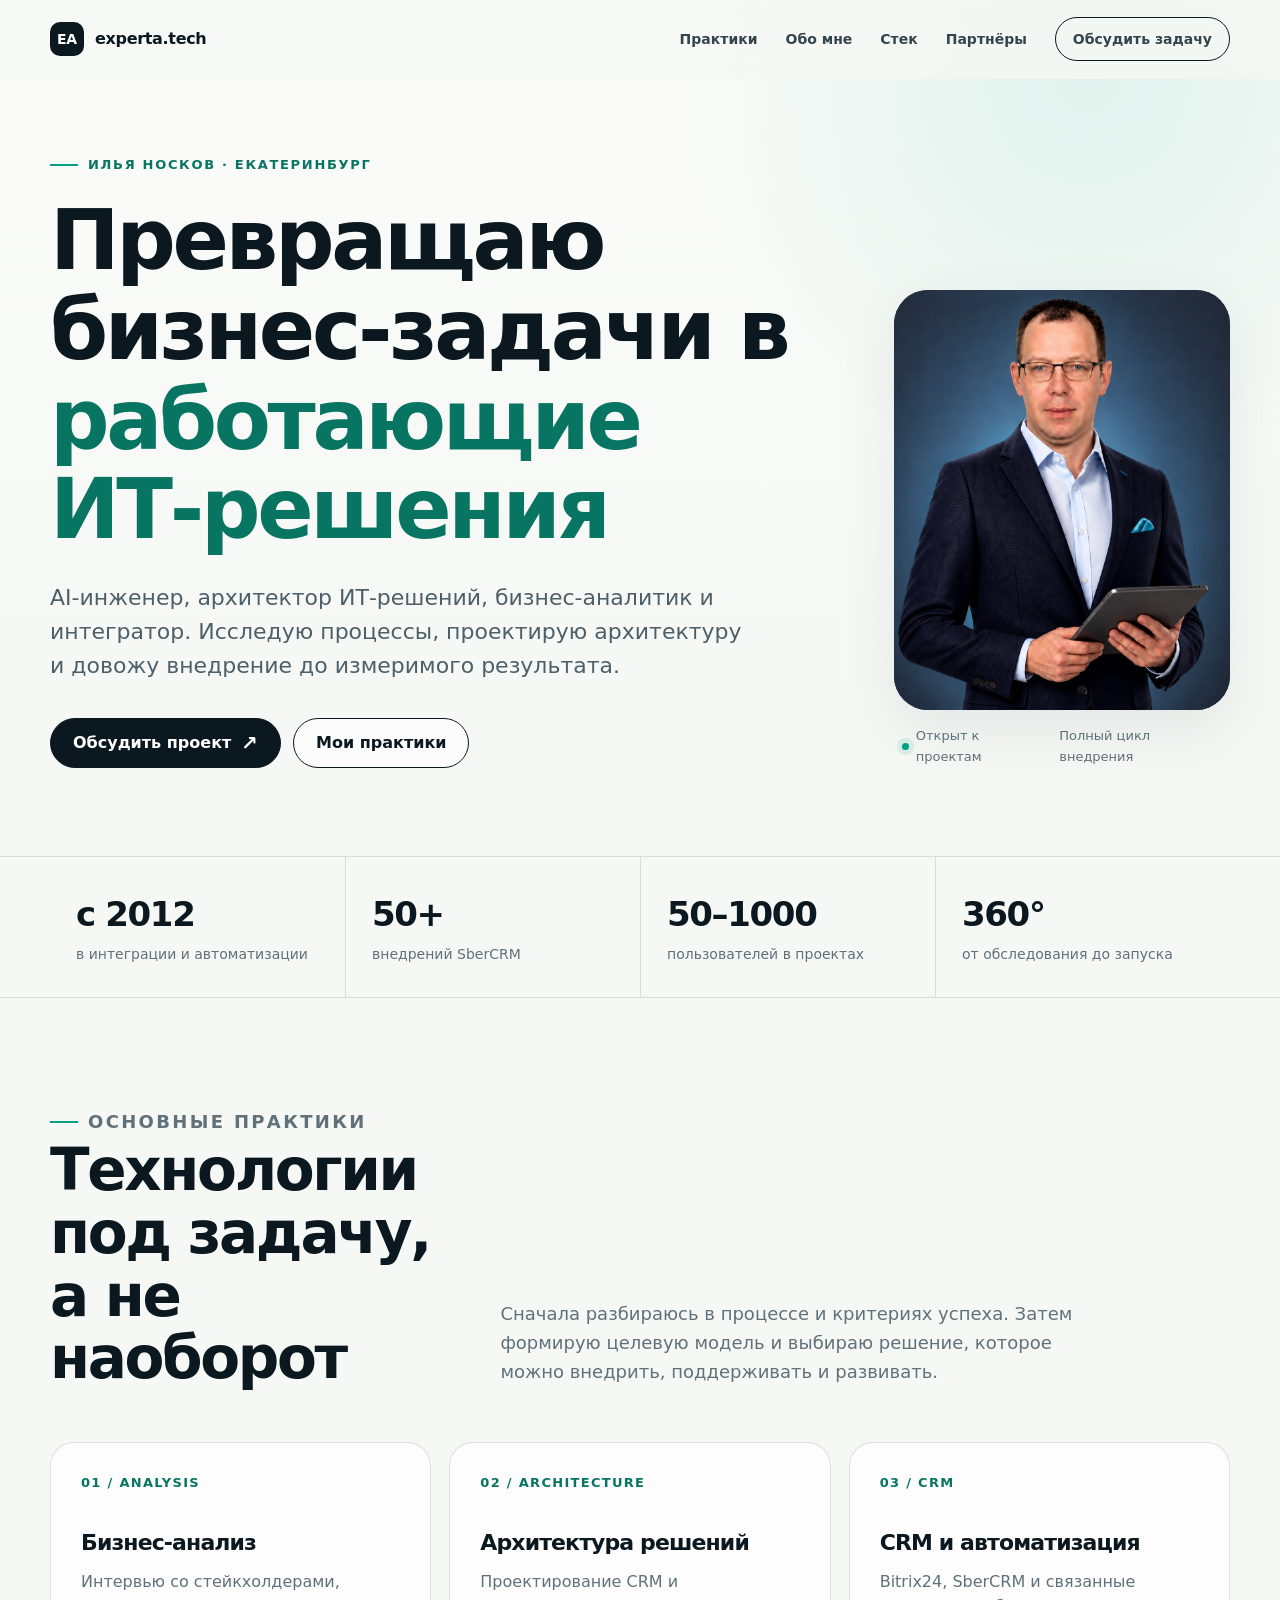
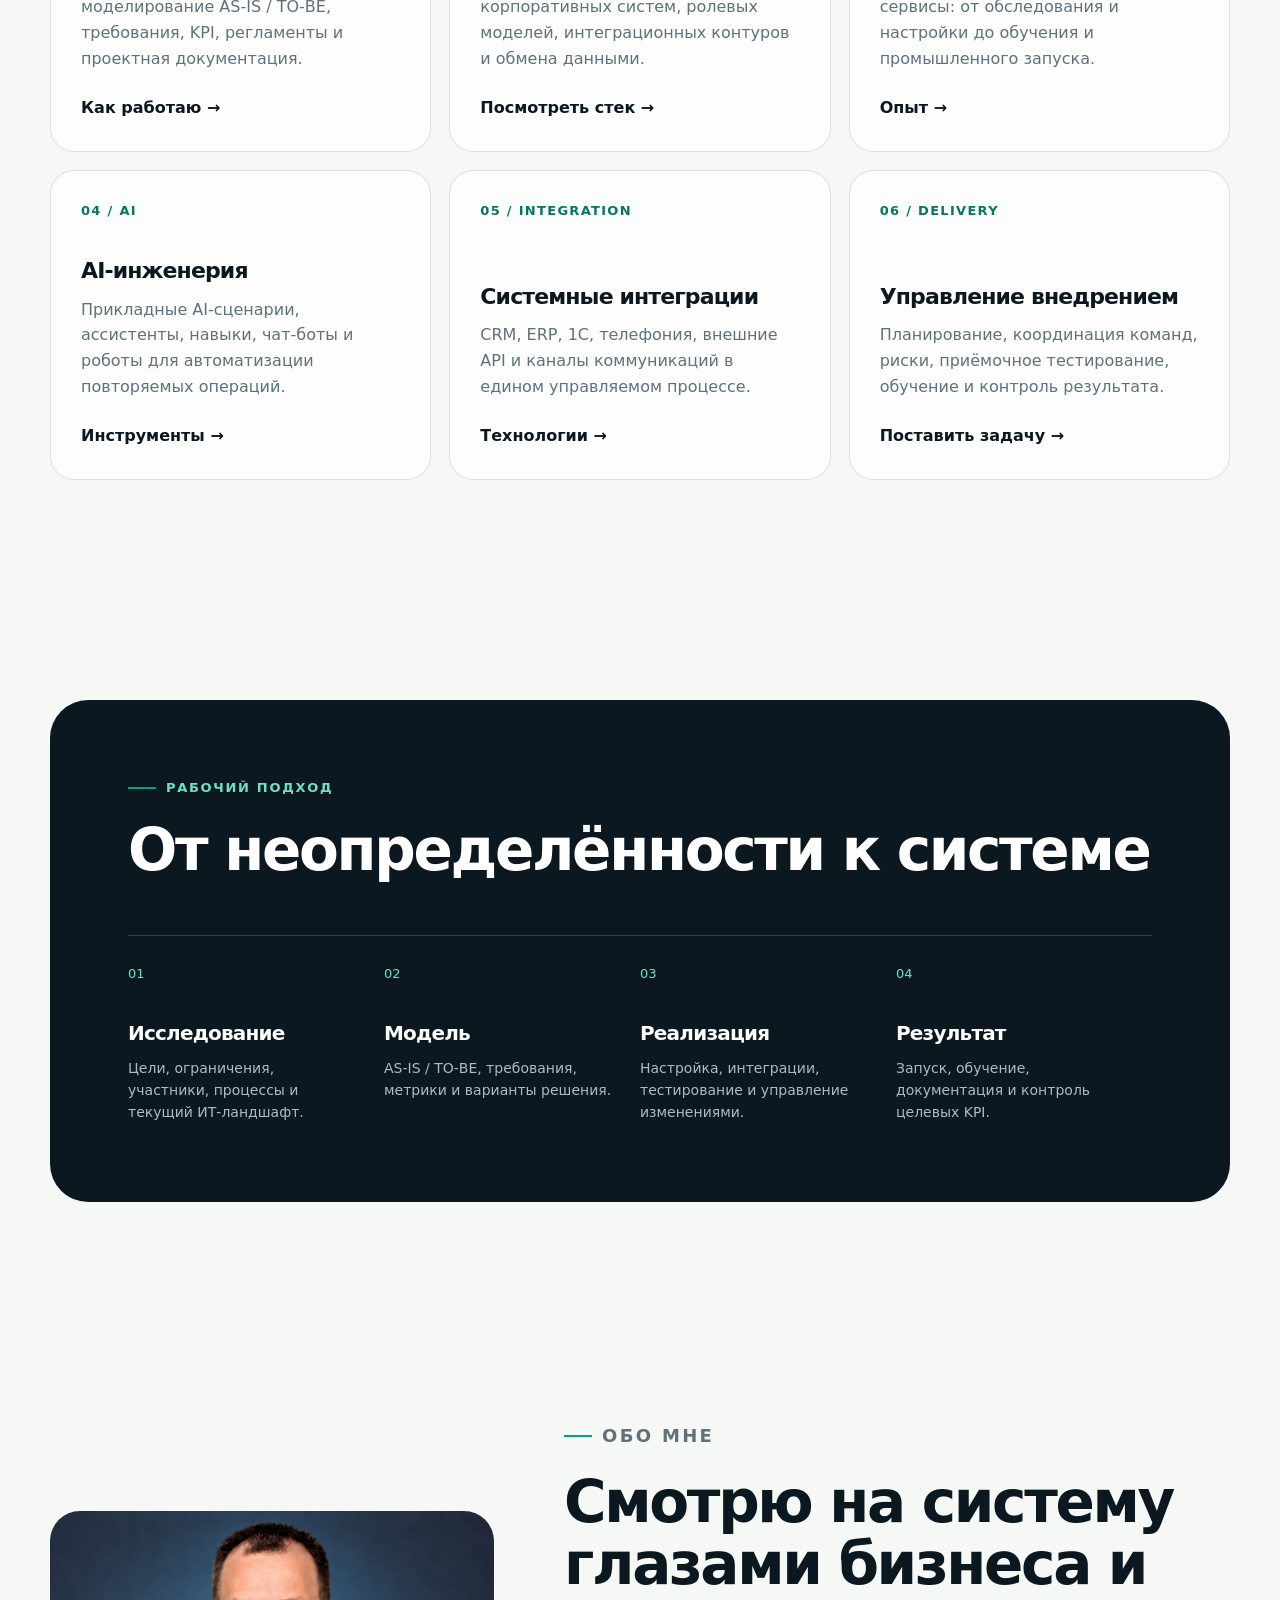
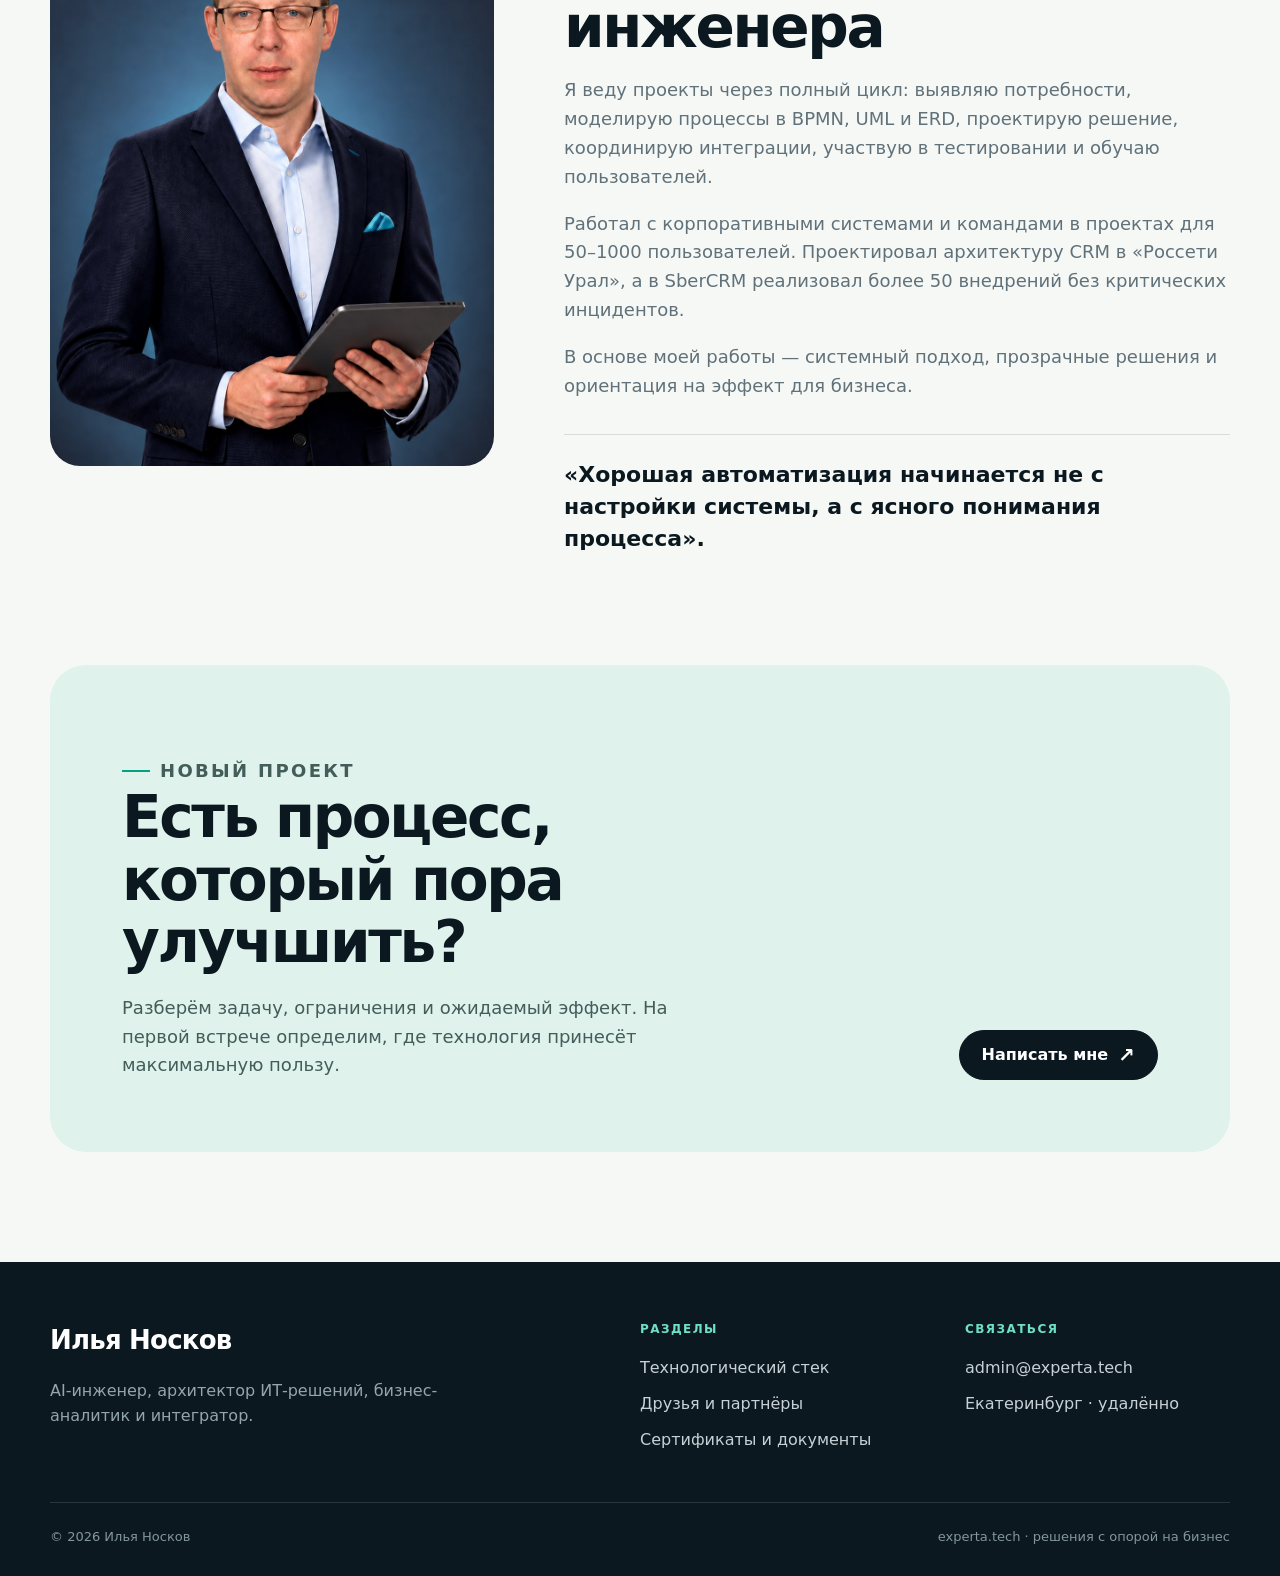
<file: index.html>
<!doctype html>
<html lang="ru">
<head>
  <meta charset="utf-8">
  <meta name="viewport" content="width=device-width, initial-scale=1">
  <title>Илья Носков — AI-инженер и архитектор ИТ-решений</title>
  <meta name="description" content="Анализ бизнес-процессов, архитектура и внедрение CRM, AI-автоматизация и системные интеграции. Илья Носков — практический опыт корпоративных проектов.">
  <meta name="theme-color" content="#0b1820">
  <meta property="og:title" content="Илья Носков — AI-инженер и архитектор ИТ-решений">
  <meta property="og:description" content="От бизнес-задачи до работающей системы: анализ, архитектура, интеграция и внедрение.">
  <meta property="og:type" content="website">
  <meta property="og:url" content="https://experta.tech/">
  <meta property="og:image" content="https://experta.tech/assets/images/ilya-noskov-blue-eyes-v3.jpg">
  <link rel="canonical" href="https://experta.tech/">
  <link rel="icon" href="assets/icons/favicon.svg" type="image/svg+xml">
  <link rel="stylesheet" href="assets/styles.css">
  <script src="assets/app.js" defer></script>
  <script type="application/ld+json">
  {"@context":"https://schema.org","@type":"Person","name":"Илья Носков","url":"https://experta.tech/","jobTitle":"AI-инженер, архитектор ИТ-решений, бизнес-аналитик","knowsAbout":["Искусственный интеллект","Архитектура ИТ-решений","Бизнес-анализ","CRM","Интеграции","BPMN"]}
  </script>
</head>
<body>
  <a class="skip-link" href="#main">К содержанию</a>
  <header class="site-header">
    <nav class="nav container" aria-label="Основная навигация">
      <a class="brand" href="index.html"><span class="brand-mark">EA</span><span>experta.tech</span></a>
      <button class="menu-toggle" type="button" aria-label="Открыть меню" aria-expanded="false">☰</button>
      <div class="nav-links">
        <a href="#practices">Практики</a><a href="#about">Обо мне</a><a href="stack.html">Стек</a><a href="partners.html">Партнёры</a><a class="nav-cta" href="#contact">Обсудить задачу</a>
      </div>
    </nav>
  </header>

  <main id="main">
    <section class="hero">
      <div class="container hero-grid">
        <div class="hero-copy reveal">
          <p class="eyebrow">Илья Носков · Екатеринбург</p>
          <h1>Превращаю бизнес-задачи в <span class="accent">работающие ИТ‑решения</span></h1>
          <p class="lede">AI-инженер, архитектор ИТ-решений, бизнес-аналитик и интегратор. Исследую процессы, проектирую архитектуру и довожу внедрение до измеримого результата.</p>
          <div class="button-row"><a class="button button-primary" href="#contact">Обсудить проект <span class="arrow">↗</span></a><a class="button button-secondary" href="#practices">Мои практики</a></div>
        </div>
        <aside class="hero-aside reveal">
          <div class="portrait-wrap"><img src="assets/images/ilya-noskov-blue-eyes-v3.jpg" width="1254" height="1254" alt="Илья Носков, AI-инженер и архитектор ИТ-решений"></div>
          <div class="portrait-caption"><span class="status">Открыт к проектам</span><span>Полный цикл внедрения</span></div>
        </aside>
      </div>
    </section>

    <section class="facts" aria-label="Опыт в цифрах">
      <div class="container facts-grid">
        <div class="fact"><strong>с 2012</strong><span>в интеграции и автоматизации</span></div>
        <div class="fact"><strong>50+</strong><span>внедрений SberCRM</span></div>
        <div class="fact"><strong>50–1000</strong><span>пользователей в проектах</span></div>
        <div class="fact"><strong>360°</strong><span>от обследования до запуска</span></div>
      </div>
    </section>

    <section class="section" id="practices">
      <div class="container">
        <div class="section-head reveal"><div><p class="eyebrow">Основные практики</p><h2>Технологии под задачу, а не наоборот</h2></div><p>Сначала разбираюсь в процессе и критериях успеха. Затем формирую целевую модель и выбираю решение, которое можно внедрить, поддерживать и развивать.</p></div>
        <div class="cards">
          <article class="card reveal"><span class="card-index">01 / ANALYSIS</span><h3>Бизнес-анализ</h3><p>Интервью со стейкхолдерами, моделирование AS‑IS / TO‑BE, требования, KPI, регламенты и проектная документация.</p><a class="card-link" href="#process">Как работаю →</a></article>
          <article class="card reveal"><span class="card-index">02 / ARCHITECTURE</span><h3>Архитектура решений</h3><p>Проектирование CRM и корпоративных систем, ролевых моделей, интеграционных контуров и обмена данными.</p><a class="card-link" href="stack.html">Посмотреть стек →</a></article>
          <article class="card reveal"><span class="card-index">03 / CRM</span><h3>CRM и автоматизация</h3><p>Bitrix24, SberCRM и связанные сервисы: от обследования и настройки до обучения и промышленного запуска.</p><a class="card-link" href="#about">Опыт →</a></article>
          <article class="card reveal"><span class="card-index">04 / AI</span><h3>AI-инженерия</h3><p>Прикладные AI-сценарии, ассистенты, навыки, чат-боты и роботы для автоматизации повторяемых операций.</p><a class="card-link" href="stack.html">Инструменты →</a></article>
          <article class="card reveal"><span class="card-index">05 / INTEGRATION</span><h3>Системные интеграции</h3><p>CRM, ERP, 1С, телефония, внешние API и каналы коммуникаций в едином управляемом процессе.</p><a class="card-link" href="stack.html">Технологии →</a></article>
          <article class="card reveal"><span class="card-index">06 / DELIVERY</span><h3>Управление внедрением</h3><p>Планирование, координация команд, риски, приёмочное тестирование, обучение и контроль результата.</p><a class="card-link" href="#contact">Поставить задачу →</a></article>
        </div>
      </div>
    </section>

    <section class="section container" id="process">
      <div class="process reveal"><div class="process-inner"><p class="eyebrow">Рабочий подход</p><h2>От неопределённости к системе</h2><div class="steps">
        <div class="step"><span class="step-num">01</span><h3>Исследование</h3><p>Цели, ограничения, участники, процессы и текущий ИТ-ландшафт.</p></div>
        <div class="step"><span class="step-num">02</span><h3>Модель</h3><p>AS‑IS / TO‑BE, требования, метрики и варианты решения.</p></div>
        <div class="step"><span class="step-num">03</span><h3>Реализация</h3><p>Настройка, интеграции, тестирование и управление изменениями.</p></div>
        <div class="step"><span class="step-num">04</span><h3>Результат</h3><p>Запуск, обучение, документация и контроль целевых KPI.</p></div>
      </div></div></div>
    </section>

    <section class="section" id="about">
      <div class="container about-grid">
        <div class="about-photo reveal"><img src="assets/images/ilya-noskov-blue-eyes-v3.jpg" width="1254" height="1254" loading="lazy" alt="Портрет Ильи Носкова"></div>
        <div class="about-copy reveal"><p class="eyebrow">Обо мне</p><h2>Смотрю на систему глазами бизнеса и инженера</h2><p>Я веду проекты через полный цикл: выявляю потребности, моделирую процессы в BPMN, UML и ERD, проектирую решение, координирую интеграции, участвую в тестировании и обучаю пользователей.</p><p>Работал с корпоративными системами и командами в проектах для 50–1000 пользователей. Проектировал архитектуру CRM в «Россети Урал», а в SberCRM реализовал более 50 внедрений без критических инцидентов.</p><p>В основе моей работы — системный подход, прозрачные решения и ориентация на эффект для бизнеса.</p><p class="quote">«Хорошая автоматизация начинается не с настройки системы, а с ясного понимания процесса».</p></div>
      </div>
    </section>

    <section class="container" id="contact">
      <div class="cta reveal"><div class="cta-grid"><div><p class="eyebrow">Новый проект</p><h2>Есть процесс, который пора улучшить?</h2><p>Разберём задачу, ограничения и ожидаемый эффект. На первой встрече определим, где технология принесёт максимальную пользу.</p></div><div class="button-row"><a class="button button-primary" href="mailto:admin@experta.tech">Написать мне <span class="arrow">↗</span></a></div></div></div>
    </section>
  </main>

  <footer class="site-footer"><div class="container"><div class="footer-grid"><div><div class="footer-brand">Илья Носков</div><p class="footer-copy">AI-инженер, архитектор ИТ-решений, бизнес-аналитик и интегратор.</p></div><div><div class="footer-title">Разделы</div><div class="footer-links"><a href="stack.html">Технологический стек</a><a href="partners.html">Друзья и партнёры</a><a href="certificates.html">Сертификаты и документы</a></div></div><div><div class="footer-title">Связаться</div><div class="footer-links"><a href="mailto:admin@experta.tech">admin@experta.tech</a><span>Екатеринбург · удалённо</span></div></div></div><div class="footer-bottom"><span>© <span data-year></span> Илья Носков</span><span>experta.tech · решения с опорой на бизнес</span></div></div></footer>
</body>
</html>
</file>
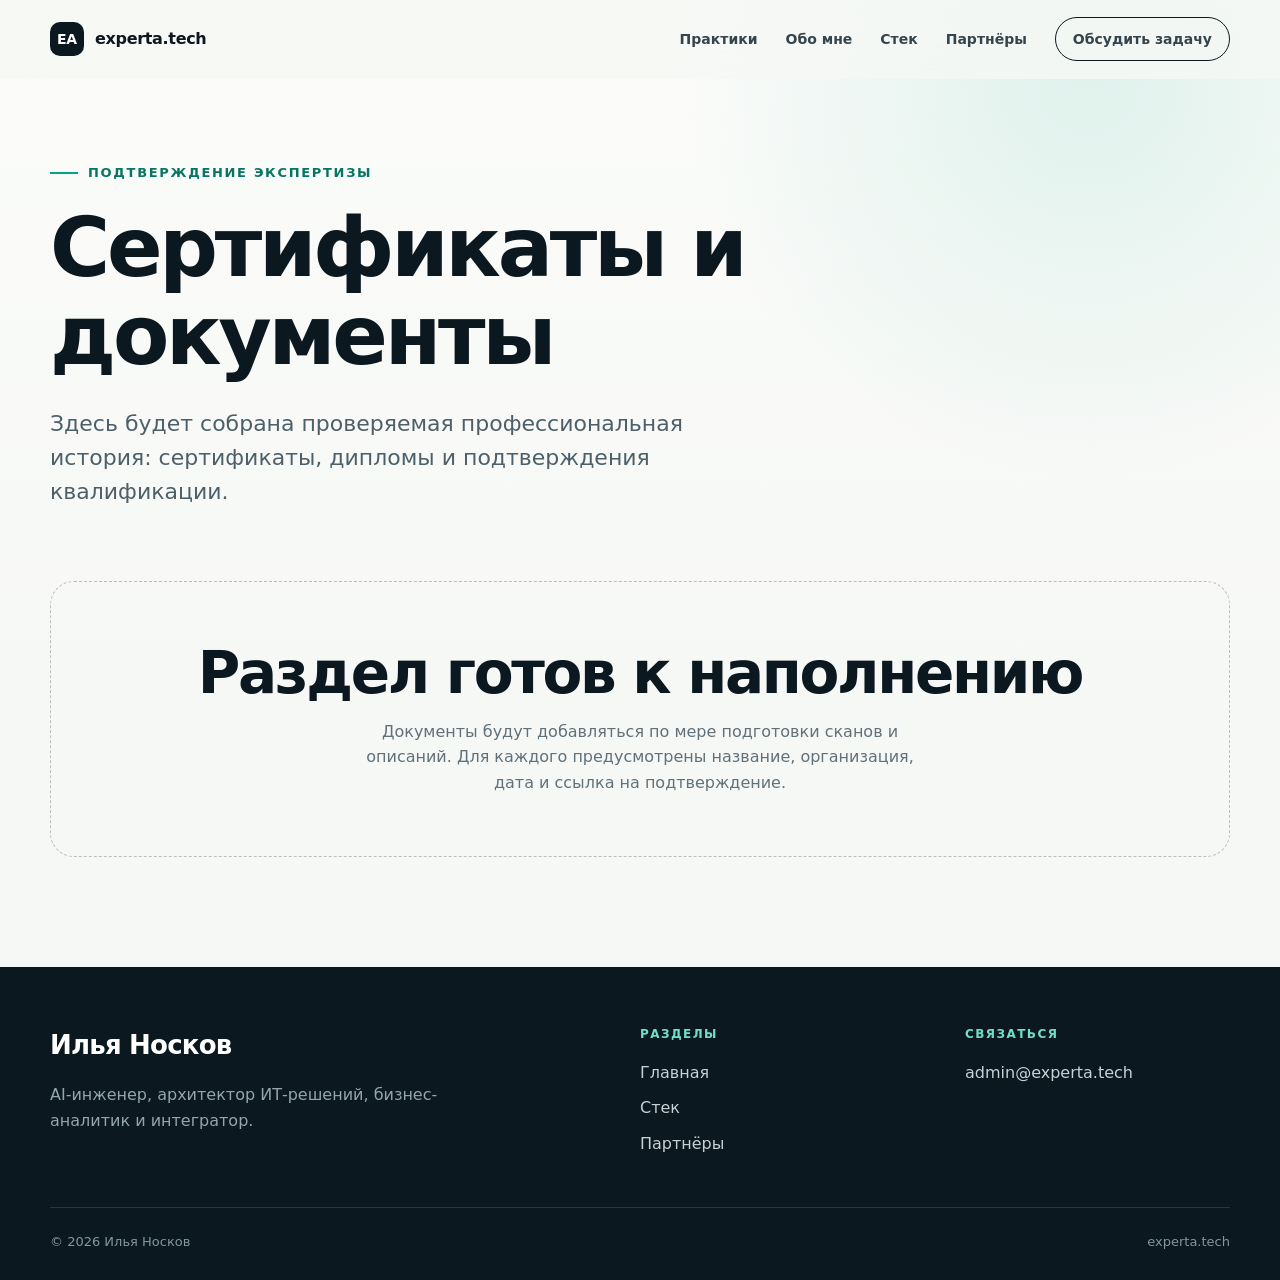
<file: certificates.html>
<!doctype html><html lang="ru"><head><meta charset="utf-8"><meta name="viewport" content="width=device-width,initial-scale=1"><title>Сертификаты и документы — Илья Носков</title><meta name="description" content="Сертификаты, подтверждения квалификации и профессиональные документы Ильи Носкова."><link rel="canonical" href="https://experta.tech/certificates.html"><link rel="icon" href="assets/icons/favicon.svg"><link rel="stylesheet" href="assets/styles.css"><script src="assets/app.js" defer></script></head><body>
<a class="skip-link" href="#main">К содержанию</a><header class="site-header"><nav class="nav container"><a class="brand" href="index.html"><span class="brand-mark">EA</span><span>experta.tech</span></a><button class="menu-toggle" type="button" aria-label="Открыть меню" aria-expanded="false">☰</button><div class="nav-links"><a href="index.html#practices">Практики</a><a href="index.html#about">Обо мне</a><a href="stack.html">Стек</a><a href="partners.html">Партнёры</a><a class="nav-cta" href="index.html#contact">Обсудить задачу</a></div></nav></header>
<main id="main"><section class="page-hero"><div class="container reveal"><p class="eyebrow">Подтверждение экспертизы</p><h1>Сертификаты и документы</h1><p class="lede">Здесь будет собрана проверяемая профессиональная история: сертификаты, дипломы и подтверждения квалификации.</p></div></section><section class="container"><div class="empty-state reveal"><h2>Раздел готов к наполнению</h2><p>Документы будут добавляться по мере подготовки сканов и описаний. Для каждого предусмотрены название, организация, дата и ссылка на подтверждение.</p></div></section></main>
<footer class="site-footer"><div class="container"><div class="footer-grid"><div><div class="footer-brand">Илья Носков</div><p class="footer-copy">AI-инженер, архитектор ИТ-решений, бизнес-аналитик и интегратор.</p></div><div><div class="footer-title">Разделы</div><div class="footer-links"><a href="index.html">Главная</a><a href="stack.html">Стек</a><a href="partners.html">Партнёры</a></div></div><div><div class="footer-title">Связаться</div><div class="footer-links"><a href="mailto:admin@experta.tech">admin@experta.tech</a></div></div></div><div class="footer-bottom"><span>© <span data-year></span> Илья Носков</span><span>experta.tech</span></div></div></footer></body></html>
</file>
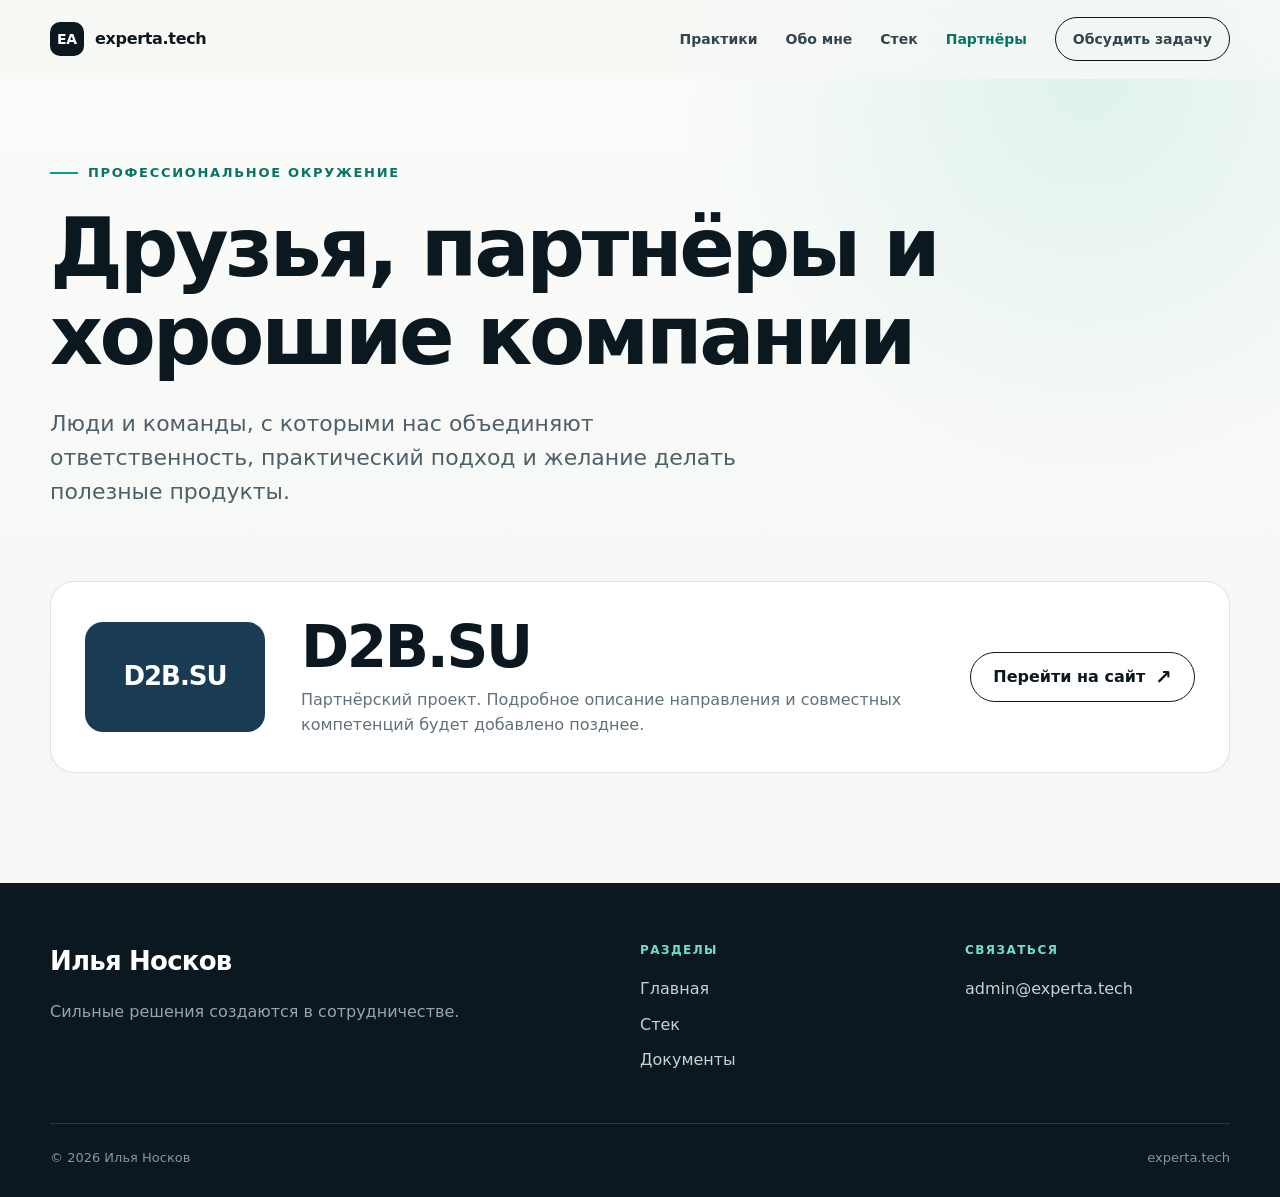
<file: partners.html>
<!doctype html><html lang="ru"><head><meta charset="utf-8"><meta name="viewport" content="width=device-width,initial-scale=1"><title>Друзья и партнёры — Илья Носков</title><meta name="description" content="Партнёры и компании, с которыми Илья Носков разделяет профессиональные ценности."><link rel="canonical" href="https://experta.tech/partners.html"><link rel="icon" href="assets/icons/favicon.svg"><link rel="stylesheet" href="assets/styles.css"><script src="assets/app.js" defer></script></head><body>
<a class="skip-link" href="#main">К содержанию</a><header class="site-header"><nav class="nav container"><a class="brand" href="index.html"><span class="brand-mark">EA</span><span>experta.tech</span></a><button class="menu-toggle" type="button" aria-label="Открыть меню" aria-expanded="false">☰</button><div class="nav-links"><a href="index.html#practices">Практики</a><a href="index.html#about">Обо мне</a><a href="stack.html">Стек</a><a href="partners.html" aria-current="page">Партнёры</a><a class="nav-cta" href="index.html#contact">Обсудить задачу</a></div></nav></header>
<main id="main"><section class="page-hero"><div class="container reveal"><p class="eyebrow">Профессиональное окружение</p><h1>Друзья, партнёры и хорошие компании</h1><p class="lede">Люди и команды, с которыми нас объединяют ответственность, практический подход и желание делать полезные продукты.</p></div></section><section class="container"><article class="partner-card reveal"><div class="partner-logo">D2B.SU</div><div><h2>D2B.SU</h2><p>Партнёрский проект. Подробное описание направления и совместных компетенций будет добавлено позднее.</p></div><a class="button button-secondary" href="https://d2b.su/" target="_blank" rel="noopener">Перейти на сайт <span class="arrow">↗</span></a></article></section></main>
<footer class="site-footer"><div class="container"><div class="footer-grid"><div><div class="footer-brand">Илья Носков</div><p class="footer-copy">Сильные решения создаются в сотрудничестве.</p></div><div><div class="footer-title">Разделы</div><div class="footer-links"><a href="index.html">Главная</a><a href="stack.html">Стек</a><a href="certificates.html">Документы</a></div></div><div><div class="footer-title">Связаться</div><div class="footer-links"><a href="mailto:admin@experta.tech">admin@experta.tech</a></div></div></div><div class="footer-bottom"><span>© <span data-year></span> Илья Носков</span><span>experta.tech</span></div></div></footer></body></html>
</file>
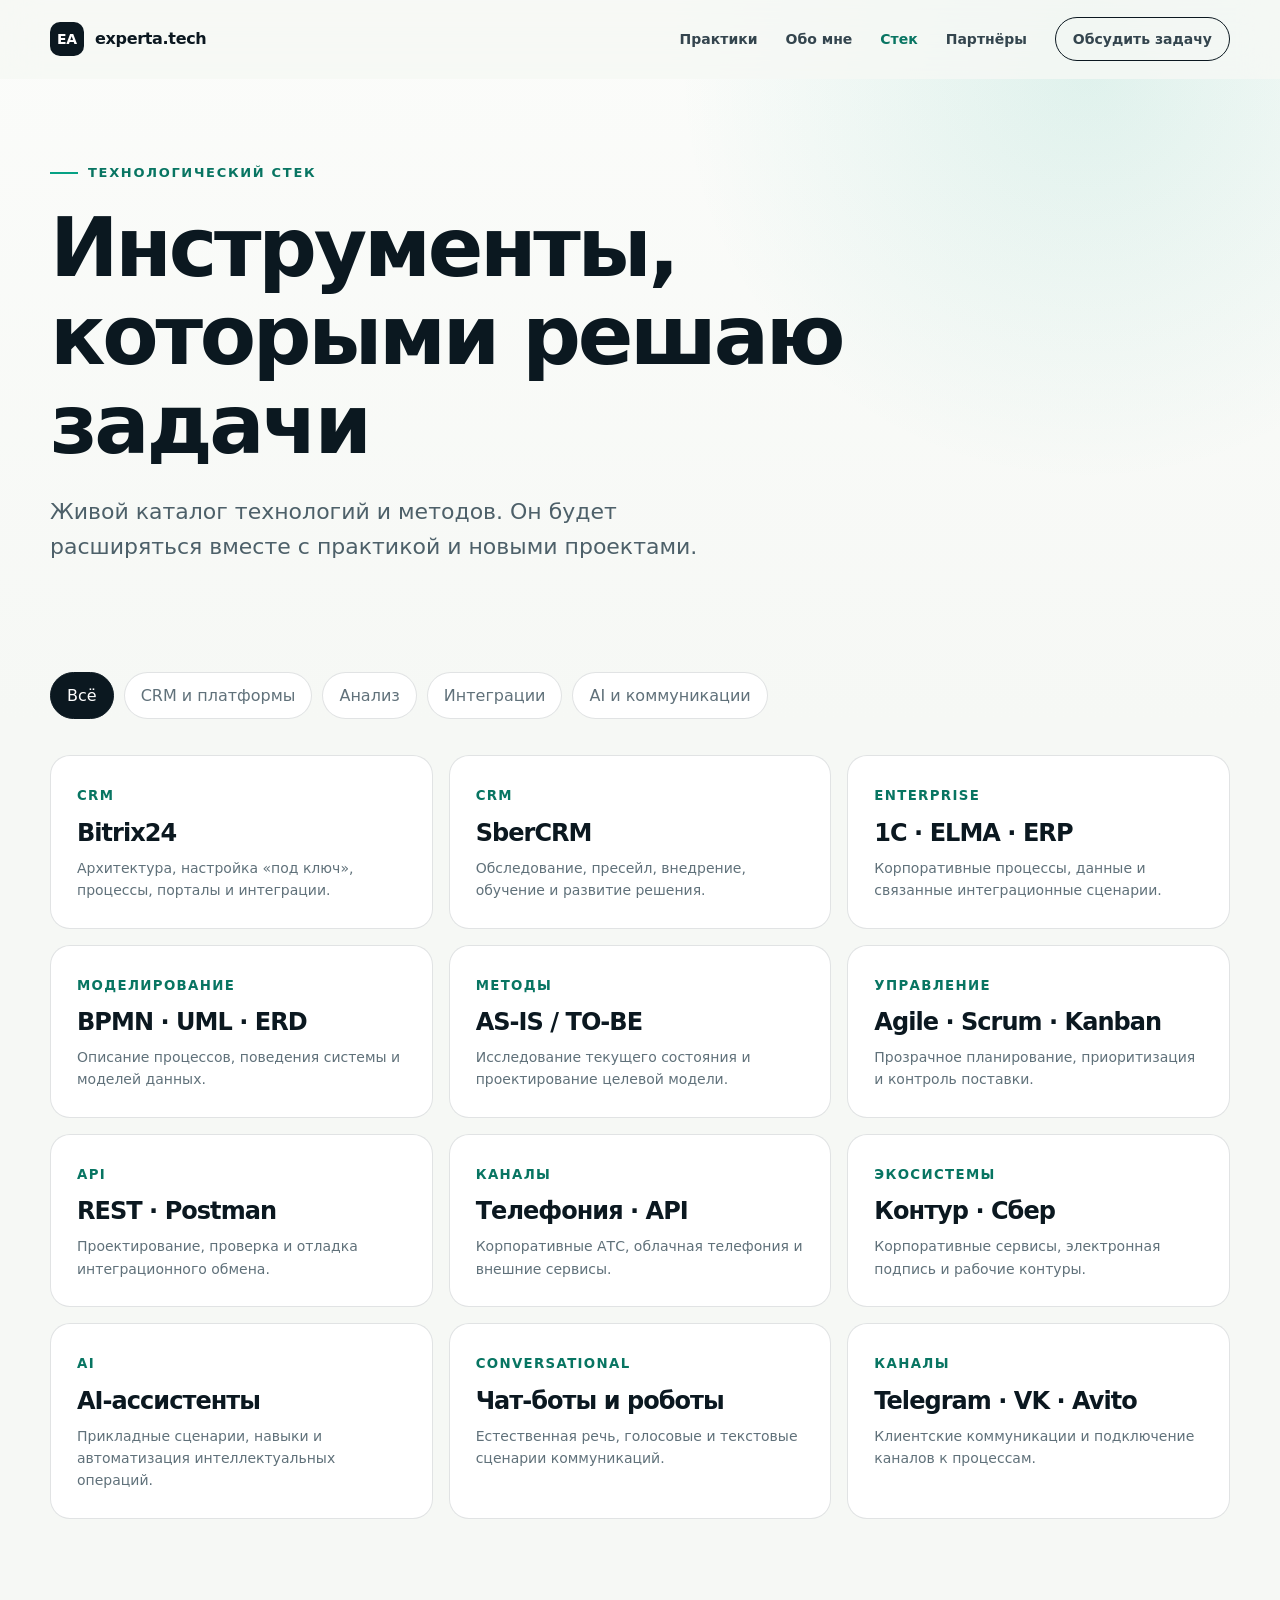
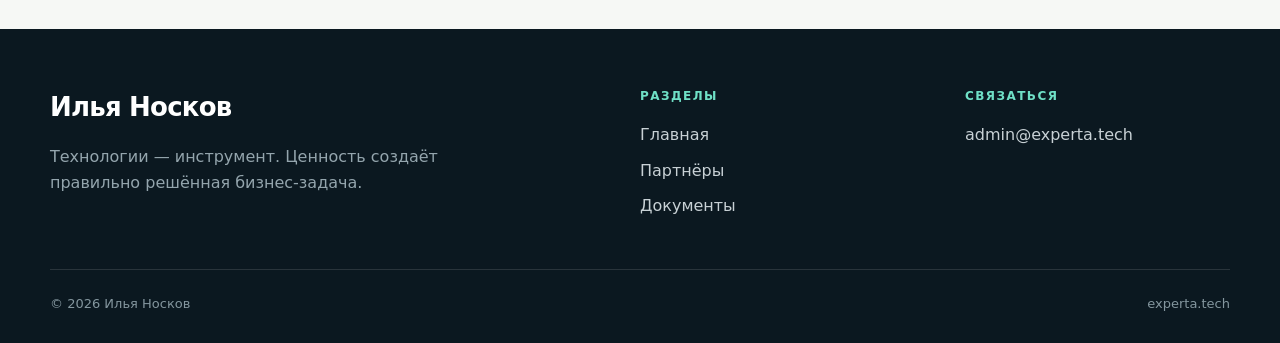
<file: stack.html>
<!doctype html><html lang="ru"><head><meta charset="utf-8"><meta name="viewport" content="width=device-width,initial-scale=1"><title>Технологический стек — Илья Носков</title><meta name="description" content="Инструменты и платформы Ильи Носкова: CRM, моделирование, интеграции, AI и управление внедрением."><link rel="canonical" href="https://experta.tech/stack.html"><link rel="icon" href="assets/icons/favicon.svg"><link rel="stylesheet" href="assets/styles.css"><script src="assets/app.js" defer></script></head><body>
<a class="skip-link" href="#main">К содержанию</a><header class="site-header"><nav class="nav container"><a class="brand" href="index.html"><span class="brand-mark">EA</span><span>experta.tech</span></a><button class="menu-toggle" type="button" aria-label="Открыть меню" aria-expanded="false">☰</button><div class="nav-links"><a href="index.html#practices">Практики</a><a href="index.html#about">Обо мне</a><a href="stack.html" aria-current="page">Стек</a><a href="partners.html">Партнёры</a><a class="nav-cta" href="index.html#contact">Обсудить задачу</a></div></nav></header>
<main id="main"><section class="page-hero"><div class="container reveal"><p class="eyebrow">Технологический стек</p><h1>Инструменты, которыми решаю задачи</h1><p class="lede">Живой каталог технологий и методов. Он будет расширяться вместе с практикой и новыми проектами.</p></div></section><section class="container"><div class="filter-bar" aria-label="Фильтр стека"><button class="filter active" data-filter="all">Всё</button><button class="filter" data-filter="crm">CRM и платформы</button><button class="filter" data-filter="analysis">Анализ</button><button class="filter" data-filter="integration">Интеграции</button><button class="filter" data-filter="ai">AI и коммуникации</button></div><div class="stack-grid">
<article class="stack-card reveal" data-category="crm"><small>CRM</small><h2>Bitrix24</h2><p>Архитектура, настройка «под ключ», процессы, порталы и интеграции.</p></article><article class="stack-card reveal" data-category="crm"><small>CRM</small><h2>SberCRM</h2><p>Обследование, пресейл, внедрение, обучение и развитие решения.</p></article><article class="stack-card reveal" data-category="crm"><small>Enterprise</small><h2>1С · ELMA · ERP</h2><p>Корпоративные процессы, данные и связанные интеграционные сценарии.</p></article>
<article class="stack-card reveal" data-category="analysis"><small>Моделирование</small><h2>BPMN · UML · ERD</h2><p>Описание процессов, поведения системы и моделей данных.</p></article><article class="stack-card reveal" data-category="analysis"><small>Методы</small><h2>AS‑IS / TO‑BE</h2><p>Исследование текущего состояния и проектирование целевой модели.</p></article><article class="stack-card reveal" data-category="analysis"><small>Управление</small><h2>Agile · Scrum · Kanban</h2><p>Прозрачное планирование, приоритизация и контроль поставки.</p></article>
<article class="stack-card reveal" data-category="integration"><small>API</small><h2>REST · Postman</h2><p>Проектирование, проверка и отладка интеграционного обмена.</p></article><article class="stack-card reveal" data-category="integration"><small>Каналы</small><h2>Телефония · API</h2><p>Корпоративные АТС, облачная телефония и внешние сервисы.</p></article><article class="stack-card reveal" data-category="integration"><small>Экосистемы</small><h2>Контур · Сбер</h2><p>Корпоративные сервисы, электронная подпись и рабочие контуры.</p></article>
<article class="stack-card reveal" data-category="ai"><small>AI</small><h2>AI-ассистенты</h2><p>Прикладные сценарии, навыки и автоматизация интеллектуальных операций.</p></article><article class="stack-card reveal" data-category="ai"><small>Conversational</small><h2>Чат-боты и роботы</h2><p>Естественная речь, голосовые и текстовые сценарии коммуникаций.</p></article><article class="stack-card reveal" data-category="ai"><small>Каналы</small><h2>Telegram · VK · Avito</h2><p>Клиентские коммуникации и подключение каналов к процессам.</p></article>
</div></section></main><footer class="site-footer"><div class="container"><div class="footer-grid"><div><div class="footer-brand">Илья Носков</div><p class="footer-copy">Технологии — инструмент. Ценность создаёт правильно решённая бизнес-задача.</p></div><div><div class="footer-title">Разделы</div><div class="footer-links"><a href="index.html">Главная</a><a href="partners.html">Партнёры</a><a href="certificates.html">Документы</a></div></div><div><div class="footer-title">Связаться</div><div class="footer-links"><a href="mailto:admin@experta.tech">admin@experta.tech</a></div></div></div><div class="footer-bottom"><span>© <span data-year></span> Илья Носков</span><span>experta.tech</span></div></div></footer></body></html>
</file>
<file: assets/styles.css>
:root {
  --ink: #0b1820;
  --muted: #60717a;
  --paper: #f6f8f5;
  --white: #fff;
  --line: rgba(11, 24, 32, .12);
  --accent: #06a184;
  --accent-dark: #087562;
  --blue: #193c54;
  --radius: 24px;
  --shadow: 0 20px 60px rgba(23, 54, 70, .09);
  --container: min(1180px, calc(100% - 40px));
}

* { box-sizing: border-box; }
html { scroll-behavior: smooth; }
body {
  margin: 0;
  color: var(--ink);
  background: var(--paper);
  font-family: Inter, ui-sans-serif, system-ui, -apple-system, BlinkMacSystemFont, "Segoe UI", sans-serif;
  font-size: 16px;
  line-height: 1.6;
  -webkit-font-smoothing: antialiased;
}
body::before {
  content: "";
  position: fixed;
  inset: 0;
  z-index: -2;
  background:
    radial-gradient(circle at 85% 8%, rgba(6, 161, 132, .11), transparent 30%),
    linear-gradient(180deg, #fbfcfa 0, var(--paper) 720px);
}
a { color: inherit; text-decoration: none; }
img { display: block; max-width: 100%; }
button { font: inherit; }
.container { width: var(--container); margin-inline: auto; }
.skip-link { position: fixed; left: 16px; top: -100px; z-index: 100; padding: 10px 16px; background: var(--ink); color: white; }
.skip-link:focus { top: 16px; }

.site-header {
  position: sticky;
  top: 0;
  z-index: 50;
  background: rgba(246, 248, 245, .82);
  backdrop-filter: blur(18px);
  border-bottom: 1px solid transparent;
  transition: border-color .2s;
}
.site-header.scrolled { border-color: var(--line); }
.nav { height: 78px; display: flex; align-items: center; justify-content: space-between; gap: 28px; }
.brand { display: inline-flex; align-items: center; gap: 11px; font-weight: 780; letter-spacing: -.02em; }
.brand-mark { width: 34px; height: 34px; display: grid; place-items: center; color: white; background: var(--ink); border-radius: 10px; font-size: 14px; }
.nav-links { display: flex; align-items: center; gap: 28px; font-size: 14px; font-weight: 650; }
.nav-links a { color: #34454e; transition: color .2s; }
.nav-links a:hover, .nav-links a[aria-current="page"] { color: var(--accent-dark); }
.nav-cta { padding: 10px 17px; border: 1px solid var(--ink); border-radius: 999px; }
.menu-toggle { display: none; width: 42px; height: 42px; border: 1px solid var(--line); background: var(--white); border-radius: 12px; cursor: pointer; }

.eyebrow { display: flex; align-items: center; gap: 10px; margin: 0 0 20px; color: var(--accent-dark); font-size: 13px; font-weight: 800; text-transform: uppercase; letter-spacing: .13em; }
.eyebrow::before { content: ""; width: 28px; height: 2px; background: var(--accent); }
h1, h2, h3 { margin: 0; line-height: 1.08; letter-spacing: -.04em; }
h1 { max-width: 860px; font-size: clamp(46px, 7vw, 86px); font-weight: 760; }
h2 { font-size: clamp(35px, 5vw, 58px); font-weight: 740; }
h3 { font-size: 22px; }
.lede { max-width: 700px; margin: 26px 0 0; color: #4d6069; font-size: clamp(18px, 2vw, 22px); line-height: 1.55; }
.accent { color: var(--accent-dark); }
.button-row { display: flex; flex-wrap: wrap; gap: 12px; margin-top: 34px; }
.button { display: inline-flex; align-items: center; justify-content: center; gap: 10px; min-height: 50px; padding: 0 22px; border: 1px solid var(--ink); border-radius: 999px; font-weight: 750; transition: transform .2s, background .2s, color .2s; }
.button:hover { transform: translateY(-2px); }
.button-primary { color: white; background: var(--ink); }
.button-secondary { background: rgba(255,255,255,.55); }
.arrow { font-size: 20px; line-height: 1; }

.hero { padding: 76px 0 88px; }
.hero-grid { display: grid; grid-template-columns: minmax(0, 1.4fr) minmax(320px, .6fr); gap: 60px; align-items: end; }
.hero-copy h1 { font-size: clamp(50px, 6.5vw, 88px); }
.hero-aside { display: grid; gap: 16px; }
.portrait-wrap { position: relative; overflow: hidden; border-radius: 34px; box-shadow: var(--shadow); background: #193c54; aspect-ratio: 4 / 5; }
.portrait-wrap img { width: 100%; height: 100%; object-fit: cover; object-position: center 25%; }
.portrait-caption { display: flex; justify-content: space-between; gap: 15px; padding: 0 8px; color: var(--muted); font-size: 13px; }
.status { display: inline-flex; align-items: center; gap: 7px; }
.status::before { content: ""; width: 7px; height: 7px; border-radius: 50%; background: var(--accent); box-shadow: 0 0 0 5px rgba(6,161,132,.12); }

.facts { border-top: 1px solid var(--line); border-bottom: 1px solid var(--line); }
.facts-grid { display: grid; grid-template-columns: repeat(4, 1fr); }
.fact { padding: 30px 26px; border-left: 1px solid var(--line); }
.fact:first-child { border-left: 0; }
.fact strong { display: block; font-size: 34px; letter-spacing: -.04em; }
.fact span { color: var(--muted); font-size: 14px; }

.section { padding: 110px 0; }
.section-head { display: grid; grid-template-columns: .72fr 1.28fr; gap: 40px; align-items: end; margin-bottom: 52px; }
.section-head p { max-width: 620px; margin: 0 0 3px; color: var(--muted); font-size: 18px; }
.cards { display: grid; grid-template-columns: repeat(3, 1fr); gap: 18px; }
.card { min-height: 310px; padding: 30px; display: flex; flex-direction: column; border: 1px solid var(--line); border-radius: var(--radius); background: rgba(255,255,255,.68); transition: transform .25s, border-color .25s, box-shadow .25s; }
.card:hover { transform: translateY(-5px); border-color: rgba(6,161,132,.38); box-shadow: var(--shadow); }
.card-index { margin-bottom: auto; color: var(--accent-dark); font-size: 13px; font-weight: 800; letter-spacing: .1em; }
.card h3 { margin-bottom: 14px; }
.card p { margin: 0; color: var(--muted); }
.card-link { margin-top: 24px; font-weight: 750; }

.process { color: white; background: var(--ink); border-radius: 38px; overflow: hidden; }
.process-inner { padding: 78px; }
.process .eyebrow { color: #6fe0c6; }
.steps { display: grid; grid-template-columns: repeat(4, 1fr); gap: 0; margin-top: 54px; border-top: 1px solid rgba(255,255,255,.18); }
.step { padding: 28px 26px 0 0; }
.step-num { display: block; margin-bottom: 38px; color: #6fe0c6; font-size: 13px; }
.step h3 { margin-bottom: 12px; font-size: 20px; }
.step p { margin: 0; color: #aebbc2; font-size: 14px; }

.about-grid { display: grid; grid-template-columns: .8fr 1.2fr; gap: 70px; align-items: center; }
.about-photo { overflow: hidden; border-radius: 30px; aspect-ratio: 4/5; }
.about-photo img { width: 100%; height: 100%; object-fit: cover; }
.about-copy p { color: var(--muted); font-size: 18px; }
.quote { margin: 34px 0 0; padding: 24px 0 0; border-top: 1px solid var(--line); color: var(--ink) !important; font-size: 22px !important; font-weight: 650; line-height: 1.45; }

.cta { padding: 72px; border-radius: 36px; background: #dff2ec; }
.cta-grid { display: grid; grid-template-columns: 1.3fr .7fr; gap: 40px; align-items: end; }
.cta p { max-width: 610px; margin: 20px 0 0; color: #435d59; font-size: 18px; }
.cta .button-row { justify-content: flex-end; }

.page-hero { padding: 84px 0 72px; }
.page-hero h1 { max-width: 1000px; font-size: clamp(48px, 7vw, 82px); }
.filter-bar { display: flex; flex-wrap: wrap; gap: 10px; margin: 36px 0; }
.filter { padding: 10px 16px; border: 1px solid var(--line); border-radius: 999px; color: var(--muted); background: white; cursor: pointer; }
.filter.active { color: white; background: var(--ink); border-color: var(--ink); }
.stack-grid { display: grid; grid-template-columns: repeat(3, 1fr); gap: 16px; }
.stack-card { padding: 26px; border: 1px solid var(--line); border-radius: 20px; background: white; }
.stack-card small { color: var(--accent-dark); font-weight: 800; text-transform: uppercase; letter-spacing: .1em; }
.stack-card h2 { margin: 13px 0 10px; font-size: 24px; }
.stack-card p { margin: 0; color: var(--muted); font-size: 14px; }
.empty-state { padding: 60px; border: 1px dashed rgba(11,24,32,.25); border-radius: var(--radius); text-align: center; }
.empty-state p { max-width: 560px; margin: 14px auto 0; color: var(--muted); }
.partner-card { display: grid; grid-template-columns: 180px 1fr auto; gap: 36px; align-items: center; padding: 34px; border: 1px solid var(--line); border-radius: var(--radius); background: white; }
.partner-logo { height: 110px; display: grid; place-items: center; color: white; background: var(--blue); border-radius: 18px; font-size: 26px; font-weight: 850; letter-spacing: -.04em; }
.partner-card p { margin: 8px 0 0; color: var(--muted); }

.site-footer { margin-top: 110px; padding: 58px 0 28px; color: #c8d1d5; background: var(--ink); }
.footer-grid { display: grid; grid-template-columns: 1.5fr repeat(2, .75fr); gap: 60px; padding-bottom: 50px; }
.footer-brand { color: white; font-size: 26px; font-weight: 760; letter-spacing: -.03em; }
.footer-copy { max-width: 410px; color: #94a5ad; }
.footer-title { margin-bottom: 16px; color: #6fe0c6; font-size: 12px; font-weight: 800; text-transform: uppercase; letter-spacing: .12em; }
.footer-links { display: grid; gap: 10px; }
.footer-links a:hover { color: white; }
.footer-bottom { display: flex; justify-content: space-between; gap: 20px; padding-top: 24px; border-top: 1px solid rgba(255,255,255,.12); color: #84969e; font-size: 13px; }

.reveal { opacity: 0; transform: translateY(18px); transition: opacity .65s ease, transform .65s ease; }
.reveal.visible { opacity: 1; transform: none; }

@media (max-width: 900px) {
  .menu-toggle { display: grid; place-items: center; }
  .nav-links { position: absolute; left: 20px; right: 20px; top: 70px; padding: 22px; display: none; align-items: stretch; flex-direction: column; gap: 18px; border: 1px solid var(--line); border-radius: 18px; background: var(--white); box-shadow: var(--shadow); }
  .nav-links.open { display: flex; }
  .nav-cta { text-align: center; }
  .hero-grid, .about-grid { grid-template-columns: 1fr; }
  .hero-aside { max-width: 560px; }
  .facts-grid { grid-template-columns: repeat(2, 1fr); }
  .fact:nth-child(3) { border-left: 0; border-top: 1px solid var(--line); }
  .fact:nth-child(4) { border-top: 1px solid var(--line); }
  .section-head, .cta-grid { grid-template-columns: 1fr; }
  .cards, .stack-grid { grid-template-columns: repeat(2, 1fr); }
  .steps { grid-template-columns: repeat(2, 1fr); }
  .cta .button-row { justify-content: flex-start; }
  .partner-card { grid-template-columns: 150px 1fr; }
  .partner-card .button { grid-column: 1 / -1; }
}

@media (max-width: 620px) {
  :root { --container: min(100% - 28px, 1180px); }
  .nav { height: 68px; }
  .hero, .page-hero { padding: 54px 0 64px; }
  .hero-grid { gap: 38px; }
  h1, .hero-copy h1, .page-hero h1 { font-size: clamp(42px, 13vw, 58px); }
  .section { padding: 78px 0; }
  .section-head { gap: 22px; margin-bottom: 34px; }
  .cards, .stack-grid, .steps { grid-template-columns: 1fr; }
  .card { min-height: 270px; }
  .process { border-radius: 24px; }
  .process-inner, .cta { padding: 40px 24px; }
  .steps { gap: 30px; }
  .step-num { margin-bottom: 14px; }
  .about-grid { gap: 36px; }
  .footer-grid { grid-template-columns: 1fr; gap: 36px; }
  .footer-bottom { flex-direction: column; }
  .partner-card { grid-template-columns: 1fr; gap: 22px; }
  .partner-card .button { grid-column: auto; }
  .partner-logo { height: 90px; }
}

@media (prefers-reduced-motion: reduce) {
  html { scroll-behavior: auto; }
  *, *::before, *::after { animation-duration: .01ms !important; transition-duration: .01ms !important; }
  .reveal { opacity: 1; transform: none; }
}
</file>
